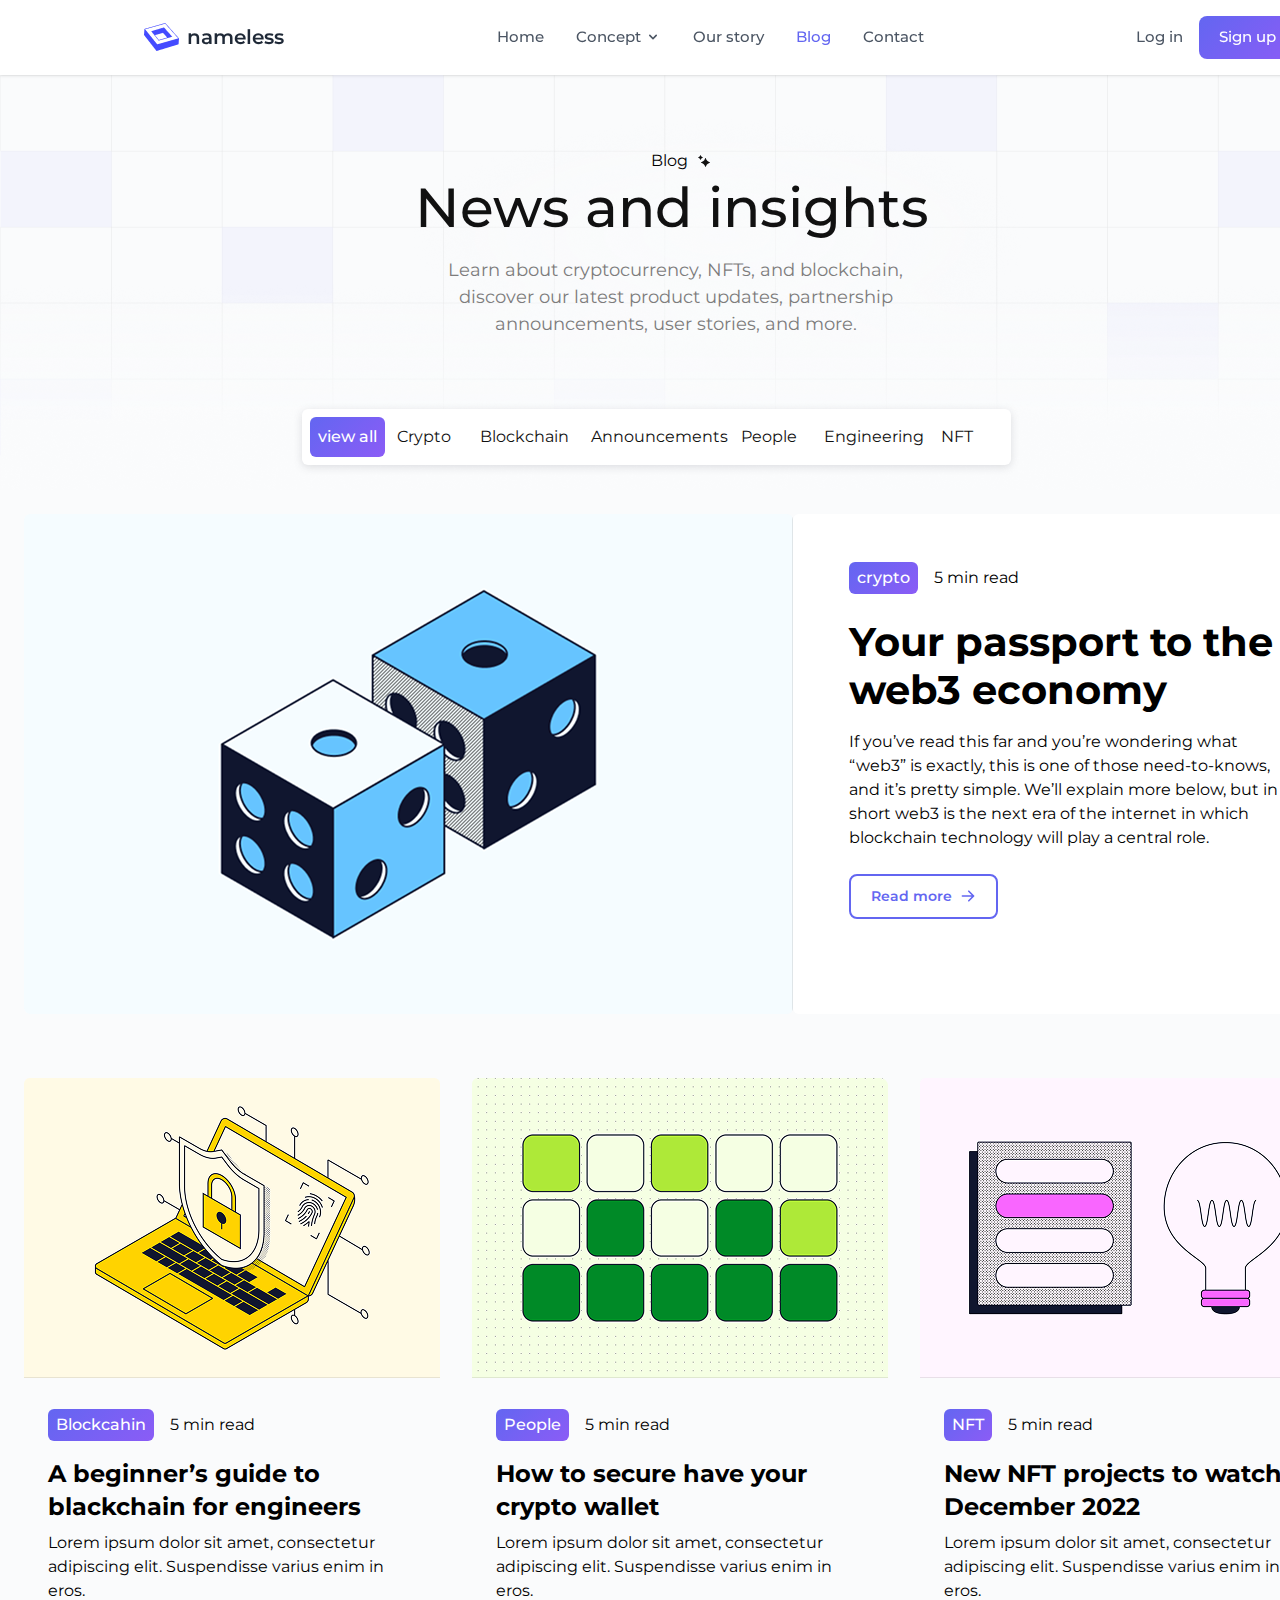
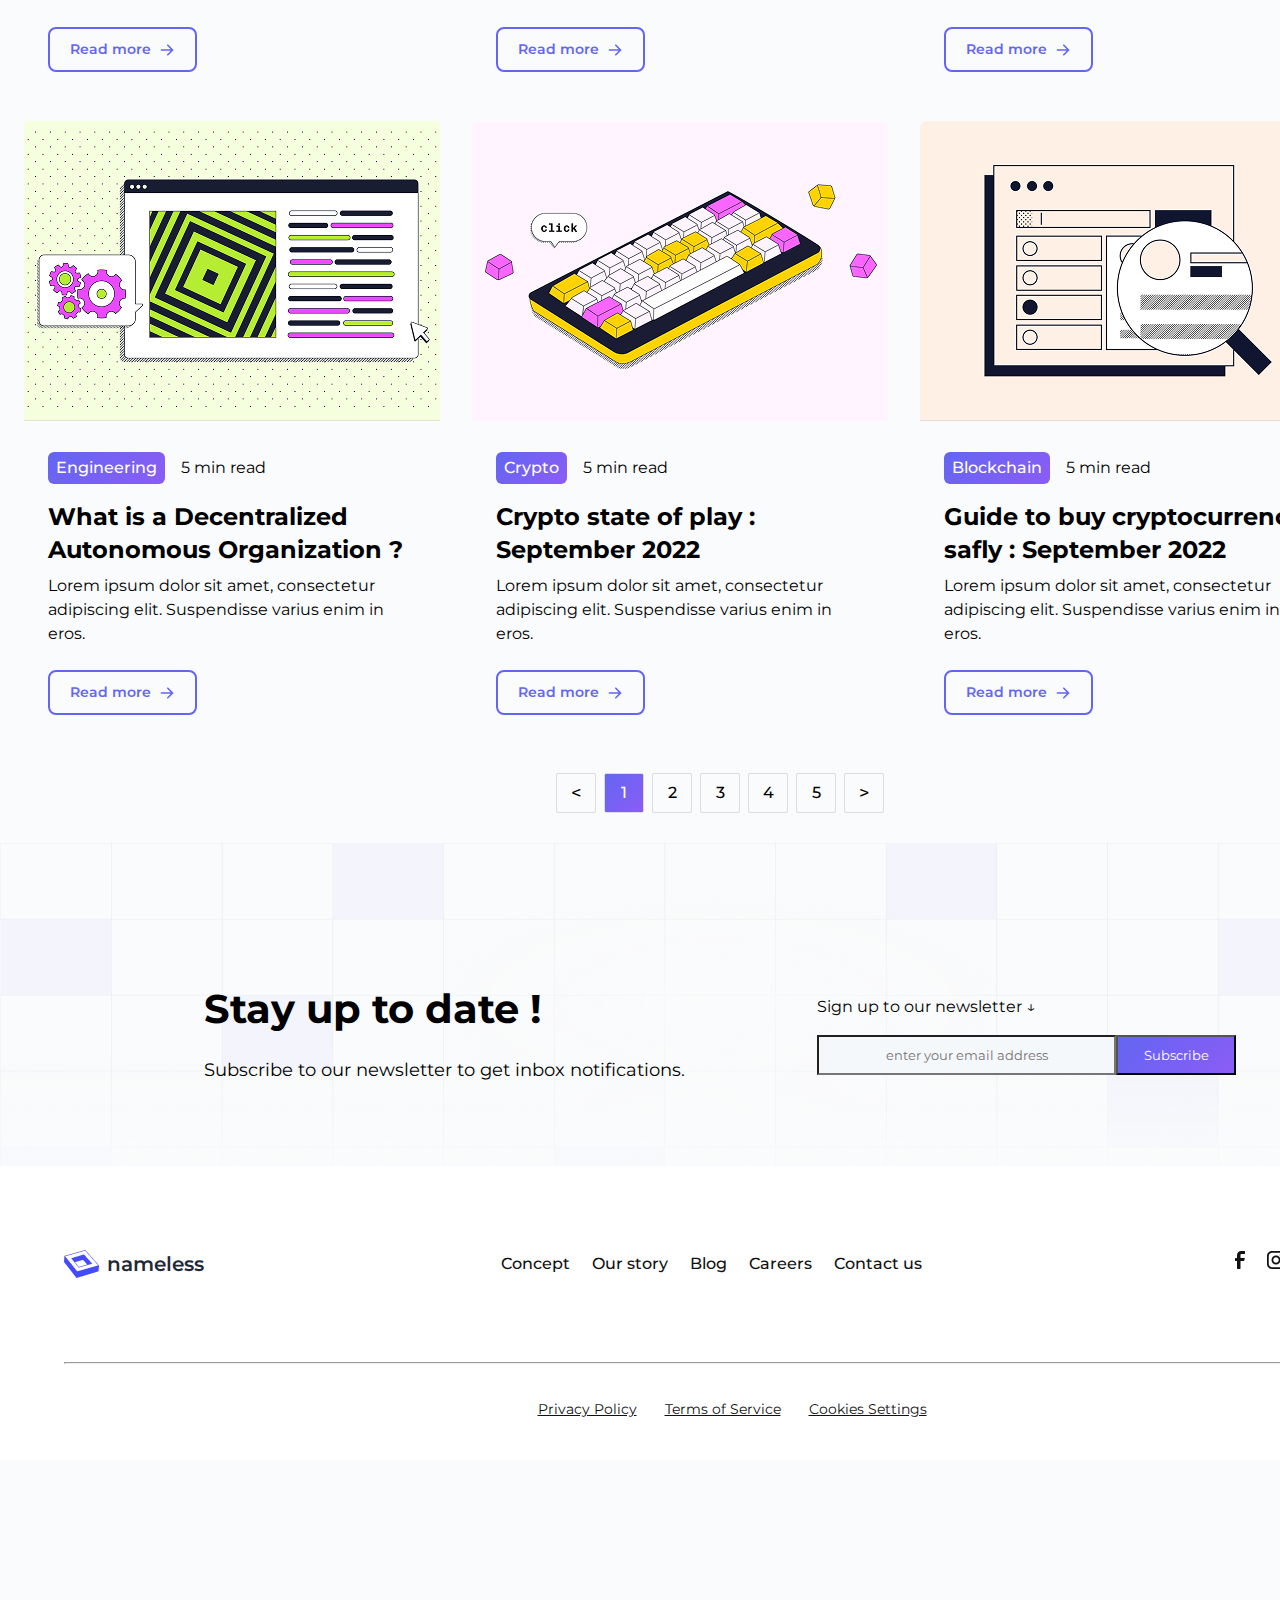
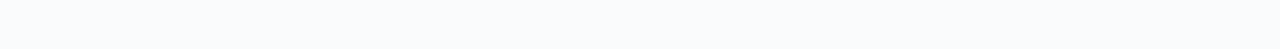
<file: index.html>
<!DOCTYPE html>
<html lang="en">

<head>
    <meta charset="UTF-8">
    <meta name="viewport" content="width=device-width, initial-scale=1.0">
    <title>Blog Home Page - Cryptocurrency</title>
    <link rel="stylesheet" href="style.css">
    <link rel="preconnect" href="https://fonts.googleapis.com">
    <link rel="preconnect" href="https://fonts.gstatic.com" crossorigin>
    <link
        href="https://fonts.googleapis.com/css2?family=DM+Sans:ital,opsz,wght@0,9..40,100..1000;1,9..40,100..1000&family=EB+Garamond:ital,wght@0,400..800;1,400..800&family=Montserrat:ital,wght@0,100..900;1,100..900&family=Poppins:ital,wght@0,100;0,200;0,300;0,400;0,500;0,600;0,700;0,800;0,900;1,100;1,200;1,300;1,400;1,500;1,600;1,700;1,800;1,900&family=Work+Sans:ital,wght@0,100..900;1,100..900&display=swap"
        rel="stylesheet">

    <link rel="stylesheet"
        href="https://fonts.googleapis.com/css2?family=Material+Symbols+Outlined:opsz,wght,FILL,GRAD@20..48,100..700,0..1,-50..200&icon_names=arrow_forward_ios" />

    <link rel="stylesheet" href="https://sets.hugeicons.com/YOUR-SET-ID.css" crossorigin="anonymous">
</head>

<body>
    <div class="BlogHomePage-Cryptocurrency">

        <!--   navbar    -->

        <nav class="navbar">
            <div class="nav-container">

                <a href="#" class="logo">
                    <img src="img/Group 1.png">
                    <span class="logo-text">nameless</span>
                </a>

                <ul class="nav-menu" id="navMenu">
                    <li class="nav-item">
                        <a href="#" class="nav-link">Home</a>
                    </li>
                    <li class="nav-item">
                        <a href="#" class="nav-link">
                            Concept
                            <svg class="dropdown-icon" fill="currentColor" viewBox="0 0 20 20">
                                <path fill-rule="evenodd"
                                    d="M5.293 7.293a1 1 0 011.414 0L10 10.586l3.293-3.293a1 1 0 111.414 1.414l-4 4a1 1 0 01-1.414 0l-4-4a1 1 0 010-1.414z"
                                    clip-rule="evenodd"></path>
                            </svg>
                        </a>
                    </li>
                    <li class="nav-item">
                        <a href="#" class="nav-link">Our story</a>
                    </li>
                    <li class="nav-item">
                        <a href="#" class="nav-link active">Blog</a>
                    </li>
                    <li class="nav-item">
                        <a href="#" class="nav-link">Contact</a>
                    </li>
                </ul>

                <div class="nav-actions">
                    <a href="#" class="login-btn">Log in</a>
                    <a href="#" class="signup-btn">Sign up</a>
                </div>
            </div>
        </nav>


        <!-- Hero-Section  -->

        <div class="Hero-Section">
            <div class="hero-Container">

                <div class="hero-content">

                    <div class="subheading">
                        <p>Blog</p>
                        <img src="img/Frame 84.png">
                    </div>

                    <div class="subtext">
                        <h1>News and insights</h1>
                        <p>Learn about cryptocurrency, NFTs, and blockchain, discover our latest product updates,
                            partnership announcements, user stories, and more.
                        </p>
                    </div>
                </div>

                <div class="Tabs-Filter">
                    <div class="Categories">
                        <a href="#" class="view-all">view all</a>
                        <a href="#" class="Crypto">Crypto</a>
                        <a href="#" class="Blockchain">Blockchain</a>
                        <a href="#" class="Announcements">Announcements</a>
                        <a href="#" class="People">People</a>
                        <a href="#" class="Engineering">Engineering</a>
                        <a href="#" class="NFT">NFT</a>
                    </div>
                </div>
            </div>

            <div class="Content">

                <div class="Featured-Blog-Card">
                    <img src="img/Image.png" style="border-radius: 6px;">

                    <div class="card-container">
                        <div class="card-Content">

                            <div class="Info">
                                <a href="#" class="crypto-but">crypto</a>
                                <p>5 min read</p>
                            </div>

                            <div class="Title">
                                <h1>Your passport to the web3 economy</h1>
                                <p>If you’ve read this far and you’re wondering what “web3” is exactly, this is one of
                                    those
                                    need-to-knows, and it’s pretty simple. We’ll explain more below, but in short web3
                                    is
                                    the next era of the internet in which blockchain technology will play a central
                                    role.
                                </p>
                            </div>
                            <a href="#" class="read-more-btn">
                                Read more
                                <svg fill="currentColor" viewBox="0 0 20 20">
                                    <path fill-rule="evenodd"
                                        d="M10.293 3.293a1 1 0 011.414 0l6 6a1 1 0 010 1.414l-6 6a1 1 0 01-1.414-1.414L14.586 11H3a1 1 0 110-2h11.586l-4.293-4.293a1 1 0 010-1.414z"
                                        clip-rule="evenodd"></path>
                                </svg>
                            </a>

                        </div>
                    </div>
                </div>

                <div class="Blog-Grid-Section">
                    <div class="grid-Content">

                        <div class="Row-1">

                            <div class="Card">
                                <img src="img/card1.png">
                                <div class="blockcahin-Content">
                                    <div class="Content">

                                        <div class="card-Info">
                                            <a href="#" class="Blockcahin-but">Blockcahin</a>
                                            <p>5 min read</p>
                                        </div>

                                        <div class="card-Title">
                                            <h1>A beginner’s guide to blackchain for engineers</h1>
                                            <p>Lorem ipsum dolor sit amet, consectetur adipiscing elit. Suspendisse
                                                varius
                                                enim in eros.</p>
                                        </div>
                                        <a href="#" class="read-more-btn">
                                            Read more
                                            <svg fill="currentColor" viewBox="0 0 20 20">
                                                <path fill-rule="evenodd"
                                                    d="M10.293 3.293a1 1 0 011.414 0l6 6a1 1 0 010 1.414l-6 6a1 1 0 01-1.414-1.414L14.586 11H3a1 1 0 110-2h11.586l-4.293-4.293a1 1 0 010-1.414z"
                                                    clip-rule="evenodd"></path>
                                            </svg>
                                        </a>
                                    </div>
                                </div>
                            </div>

                            <div class="Card">
                                <img src="/img/card2.png">
                                <div class="blockcahin-Content">
                                    <div class="Content">

                                        <div class="card-Info">
                                            <a href="#" class="People-but">People</a>
                                            <p>5 min read</p>
                                        </div>

                                        <div class="card-Title">
                                            <h1>How to secure have your crypto wallet</h1>
                                            <p>Lorem ipsum dolor sit amet, consectetur adipiscing elit. Suspendisse
                                                varius
                                                enim in eros.</p>
                                        </div>
                                        <a href="#" class="read-more-btn">
                                            Read more
                                            <svg fill="currentColor" viewBox="0 0 20 20">
                                                <path fill-rule="evenodd"
                                                    d="M10.293 3.293a1 1 0 011.414 0l6 6a1 1 0 010 1.414l-6 6a1 1 0 01-1.414-1.414L14.586 11H3a1 1 0 110-2h11.586l-4.293-4.293a1 1 0 010-1.414z"
                                                    clip-rule="evenodd"></path>
                                            </svg>
                                        </a>
                                    </div>
                                </div>
                            </div>


                            <div class="Card">
                                <img src="/img/card3.png">
                                <div class="blockcahin-Content">
                                    <div class="Content">

                                        <div class="card-Info">
                                            <a href="#" class="NFT-but">NFT</a>
                                            <p>5 min read</p>
                                        </div>

                                        <div class="card-Title">
                                            <h1>New NFT projects to watch : December 2022</h1>
                                            <p>Lorem ipsum dolor sit amet, consectetur adipiscing elit. Suspendisse
                                                varius
                                                enim in eros.</p>
                                        </div>
                                        <a href="#" class="read-more-btn">
                                            Read more
                                            <svg fill="currentColor" viewBox="0 0 20 20">
                                                <path fill-rule="evenodd"
                                                    d="M10.293 3.293a1 1 0 011.414 0l6 6a1 1 0 010 1.414l-6 6a1 1 0 01-1.414-1.414L14.586 11H3a1 1 0 110-2h11.586l-4.293-4.293a1 1 0 010-1.414z"
                                                    clip-rule="evenodd"></path>
                                            </svg>
                                        </a>

                                    </div>
                                </div>
                            </div>
                        </div>

                        <div class="Row-2">

                            <div class="Card">
                                <img src="img/card4.png">
                                <div class="blockcahin-Content">
                                    <div class="Content">

                                        <div class="card-Info">
                                            <a href="#" class="Engineering-but">Engineering</a>
                                            <p>5 min read</p>
                                        </div>

                                        <div class="card-Title">
                                            <h1>What is a Decentralized Autonomous Organization ?</h1>
                                            <p>Lorem ipsum dolor sit amet, consectetur adipiscing elit. Suspendisse
                                                varius
                                                enim in eros.</p>
                                        </div>
                                        <a href="#" class="read-more-btn">
                                            Read more
                                            <svg fill="currentColor" viewBox="0 0 20 20">
                                                <path fill-rule="evenodd"
                                                    d="M10.293 3.293a1 1 0 011.414 0l6 6a1 1 0 010 1.414l-6 6a1 1 0 01-1.414-1.414L14.586 11H3a1 1 0 110-2h11.586l-4.293-4.293a1 1 0 010-1.414z"
                                                    clip-rule="evenodd"></path>
                                            </svg>
                                        </a>

                                    </div>
                                </div>
                            </div>

                            <div class="Card">
                                <img src="/img/card5.png">
                                <div class="blockcahin-Content">
                                    <div class="Content">

                                        <div class="card-Info">
                                            <a href="#" class="Crypto-but">Crypto</a>
                                            <p>5 min read</p>
                                        </div>

                                        <div class="card-Title">
                                            <h1>Crypto state of play : September 2022</h1>
                                            <p>Lorem ipsum dolor sit amet, consectetur adipiscing elit. Suspendisse
                                                varius
                                                enim in eros.</p>
                                        </div>
                                        <a href="#" class="read-more-btn">
                                            Read more
                                            <svg fill="currentColor" viewBox="0 0 20 20">
                                                <path fill-rule="evenodd"
                                                    d="M10.293 3.293a1 1 0 011.414 0l6 6a1 1 0 010 1.414l-6 6a1 1 0 01-1.414-1.414L14.586 11H3a1 1 0 110-2h11.586l-4.293-4.293a1 1 0 010-1.414z"
                                                    clip-rule="evenodd"></path>
                                            </svg>
                                        </a>
                                    </div>
                                </div>
                            </div>


                            <div class="Card">
                                <img src="/img/card6.png">
                                <div class="blockcahin-Content">
                                    <div class="Content">

                                        <div class="card-Info">
                                            <a href="#" class="Blockchain-but">Blockchain</a>
                                            <p>5 min read</p>
                                        </div>

                                        <div class="card-Title">
                                            <h1>Guide to buy cryptocurrency safly : September 2022</h1>
                                            <p>Lorem ipsum dolor sit amet, consectetur adipiscing elit. Suspendisse
                                                varius
                                                enim in eros.</p>
                                        </div>
                                        <a href="#" class="read-more-btn">
                                            Read more
                                            <svg fill="currentColor" viewBox="0 0 20 20">
                                                <path fill-rule="evenodd"
                                                    d="M10.293 3.293a1 1 0 011.414 0l6 6a1 1 0 010 1.414l-6 6a1 1 0 01-1.414-1.414L14.586 11H3a1 1 0 110-2h11.586l-4.293-4.293a1 1 0 010-1.414z"
                                                    clip-rule="evenodd"></path>
                                            </svg>
                                        </a>
                                    </div>
                                </div>
                            </div>
                        </div>
                    </div>
                </div>
            </div>
        </div>

        <!-- Pagination -->

        <div class="Pagination">
            <div class="arrow-left"></div>
            <div class="number-1">1</div>
            <div class="number">2</div>
            <div class="number">3</div>
            <div class="number">4</div>
            <div class="number">5</div>
            <div class="arrow-right"></div>

        </div>

        <!-- Newslette-section -->
        <div class="Newslette-section">
            <div class="newslette-contain">
                <div class="newslette-container">
                    <div class="newslette-Content">
                        <h1>Stay up to date !</h1>
                        <p>Subscribe to our newsletter to get inbox notifications.</p>
                    </div>
                    <div class="Actions">
                        <p>Sign up to our newsletter ↓</p>
                        <div class="from">
                            <input type="text" placeholder="enter your email address" class="from-input">
                            <button class="from-btn">Subscribe</button>
                        </div>
                    </div>
                </div>
            </div>
        </div>


        <div class="footer-section">
            <div class="footer-content">
                <a href="#" class="logo">
                    <img src="img/Group 1.png">
                    <span class="logo-text">nameless</span>
                </a>
                <div class="footer-links">
                    <a href="#">Concept</a>
                    <a href="#">Our story</a>
                    <a href="#">Blog</a>
                    <a href="#">Careers</a>
                    <a href="#">Contact us</a>
                </div>

                <div class="footer-social-links">
                    <img src="/img/Facebook.svg" alt="">
                    <img src="/img/Instagram.svg" alt="">
                    <img src="/img/Twitter.svg" alt="">
                    <img src="/img/LinkedIn.svg" alt="">
                </div>
            </div>
            <div class="Credits">
                <hr class="line">
                <div class="row">
                    <a href="#">Privacy Policy</a>
                    <a href="#">Terms of Service</a>
                    <a href="#">Cookies Settings</a>
                </div>
            </div>
        </div>


    </div>
    </div>



</body>

</html>
</file>
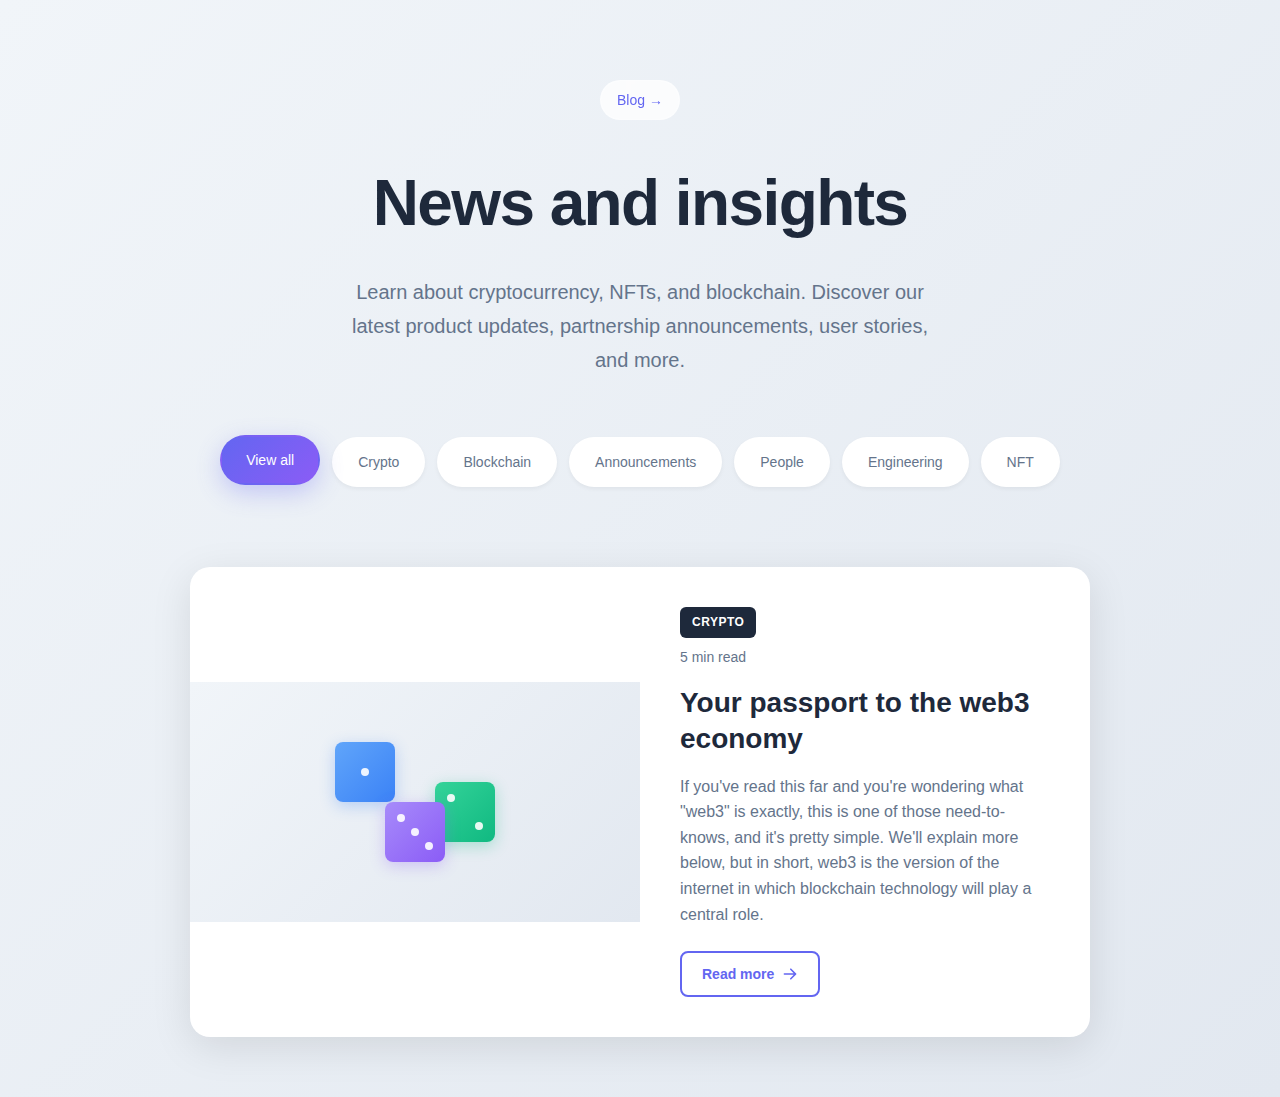
<file: index2.html>
<!DOCTYPE html>
<html lang="en">
<head>
    <meta charset="UTF-8">
    <meta name="viewport" content="width=device-width, initial-scale=1.0">
    <title>Nameless - News and Insights</title>
    <style>
        * {
            margin: 0;
            padding: 0;
            box-sizing: border-box;
        }

        body {
            font-family: -apple-system, BlinkMacSystemFont, 'Segoe UI', Roboto, Oxygen, Ubuntu, Cantarell, sans-serif;
            background-color: #f8fafc;
            line-height: 1.6;
        }

        .hero-section {
            background: linear-gradient(135deg, #f1f5f9 0%, #e2e8f0 100%);
            padding: 80px 0 60px;
            min-height: 70vh;
            display: flex;
            align-items: center;
        }

        .container {
            max-width: 1200px;
            margin: 0 auto;
            padding: 0 24px;
        }

        .hero-content {
            text-align: center;
            margin-bottom: 60px;
        }

        .hero-breadcrumb {
            display: inline-flex;
            align-items: center;
            background: rgba(255, 255, 255, 0.8);
            padding: 8px 16px;
            border-radius: 20px;
            font-size: 14px;
            color: #6366f1;
            font-weight: 500;
            margin-bottom: 32px;
            backdrop-filter: blur(10px);
            border: 1px solid rgba(255, 255, 255, 0.2);
        }

        .hero-title {
            font-size: clamp(2.5rem, 5vw, 4rem);
            font-weight: 700;
            color: #1e293b;
            margin-bottom: 20px;
            letter-spacing: -0.025em;
        }

        .hero-subtitle {
            font-size: clamp(1.1rem, 2vw, 1.25rem);
            color: #64748b;
            max-width: 600px;
            margin: 0 auto 40px;
            line-height: 1.7;
        }

        .category-tabs {
            display: flex;
            justify-content: center;
            flex-wrap: wrap;
            gap: 12px;
            margin-bottom: 80px;
        }

        .tab-item {
            background: #ffffff;
            color: #64748b;
            padding: 12px 24px;
            border-radius: 25px;
            text-decoration: none;
            font-weight: 500;
            font-size: 14px;
            transition: all 0.3s ease;
            border: 2px solid transparent;
            box-shadow: 0 2px 4px rgba(0, 0, 0, 0.05);
        }

        .tab-item:hover {
            transform: translateY(-2px);
            box-shadow: 0 8px 25px rgba(0, 0, 0, 0.1);
            color: #6366f1;
        }

        .tab-item.active {
            background: linear-gradient(135deg, #6366f1, #8b5cf6);
            color: white;
            transform: translateY(-2px);
            box-shadow: 0 8px 25px rgba(99, 102, 241, 0.3);
        }

        .featured-card {
            background: #ffffff;
            border-radius: 20px;
            overflow: hidden;
            box-shadow: 0 10px 40px rgba(0, 0, 0, 0.1);
            display: flex;
            align-items: center;
            max-width: 900px;
            margin: 0 auto;
            transition: all 0.3s ease;
        }

        .featured-card:hover {
            transform: translateY(-5px);
            box-shadow: 0 20px 60px rgba(0, 0, 0, 0.15);
        }

        .card-image {
            flex: 1;
            padding: 40px;
            display: flex;
            justify-content: center;
            align-items: center;
            background: linear-gradient(135deg, #f1f5f9 0%, #e2e8f0 100%);
        }

        .crypto-illustration {
            width: 200px;
            height: 160px;
            position: relative;
        }

        .dice-container {
            position: relative;
            width: 100%;
            height: 100%;
            perspective: 1000px;
        }

        .dice {
            position: absolute;
            width: 60px;
            height: 60px;
            background: linear-gradient(135deg, #60a5fa, #3b82f6);
            border-radius: 8px;
            box-shadow: 0 4px 15px rgba(59, 130, 246, 0.3);
            transform-style: preserve-3d;
            animation: float 3s ease-in-out infinite;
        }

        .dice:nth-child(1) {
            top: 20px;
            left: 20px;
            animation-delay: -1s;
        }

        .dice:nth-child(2) {
            top: 60px;
            right: 20px;
            background: linear-gradient(135deg, #34d399, #10b981);
            box-shadow: 0 4px 15px rgba(16, 185, 129, 0.3);
            animation-delay: -2s;
        }

        .dice:nth-child(3) {
            bottom: 20px;
            left: 50%;
            transform: translateX(-50%);
            background: linear-gradient(135deg, #a78bfa, #8b5cf6);
            box-shadow: 0 4px 15px rgba(139, 92, 246, 0.3);
            animation-delay: -0.5s;
        }

        .dice-dot {
            position: absolute;
            width: 8px;
            height: 8px;
            background: rgba(255, 255, 255, 0.9);
            border-radius: 50%;
        }

        .dice-dot.center {
            top: 50%;
            left: 50%;
            transform: translate(-50%, -50%);
        }

        .dice-dot.top-left {
            top: 12px;
            left: 12px;
        }

        .dice-dot.bottom-right {
            bottom: 12px;
            right: 12px;
        }

        @keyframes float {
            0%, 100% { transform: translateY(0px) rotateX(0deg) rotateY(0deg); }
            25% { transform: translateY(-10px) rotateX(5deg) rotateY(5deg); }
            50% { transform: translateY(-5px) rotateX(-5deg) rotateY(10deg); }
            75% { transform: translateY(-15px) rotateX(10deg) rotateY(-5deg); }
        }

        .card-content {
            flex: 1;
            padding: 40px;
        }

        .card-tag {
            display: inline-block;
            background: #1e293b;
            color: white;
            padding: 6px 12px;
            border-radius: 6px;
            font-size: 12px;
            font-weight: 600;
            text-transform: uppercase;
            letter-spacing: 0.5px;
            margin-bottom: 8px;
        }

        .card-meta {
            color: #64748b;
            font-size: 14px;
            margin-bottom: 16px;
        }

        .card-title {
            font-size: 1.75rem;
            font-weight: 700;
            color: #1e293b;
            margin-bottom: 16px;
            line-height: 1.3;
        }

        .card-description {
            color: #64748b;
            font-size: 1rem;
            line-height: 1.6;
            margin-bottom: 24px;
        }

        .read-more-btn {
            display: inline-flex;
            align-items: center;
            gap: 8px;
            color: #6366f1;
            text-decoration: none;
            font-weight: 600;
            font-size: 14px;
            padding: 10px 20px;
            border: 2px solid #6366f1;
            border-radius: 8px;
            transition: all 0.3s ease;
        }

        .read-more-btn:hover {
            background: #6366f1;
            color: white;
            transform: translateX(4px);
        }

        .read-more-btn svg {
            width: 16px;
            height: 16px;
            transition: transform 0.3s ease;
        }

        .read-more-btn:hover svg {
            transform: translateX(4px);
        }

        /* Responsive Design */
        @media (max-width: 768px) {
            .hero-section {
                padding: 60px 0 40px;
            }

            .category-tabs {
                justify-content: flex-start;
                overflow-x: auto;
                padding-bottom: 10px;
                scrollbar-width: none;
                -ms-overflow-style: none;
            }

            .category-tabs::-webkit-scrollbar {
                display: none;
            }

            .tab-item {
                flex-shrink: 0;
                padding: 10px 20px;
                font-size: 13px;
            }

            .featured-card {
                flex-direction: column;
                margin: 0 20px;
            }

            .card-image {
                padding: 30px 20px 20px;
            }

            .crypto-illustration {
                width: 150px;
                height: 120px;
            }

            .dice {
                width: 45px;
                height: 45px;
            }

            .card-content {
                padding: 20px 30px 30px;
            }

            .card-title {
                font-size: 1.5rem;
            }
        }

        @media (max-width: 480px) {
            .container {
                padding: 0 16px;
            }

            .hero-content {
                margin-bottom: 40px;
            }

            .card-content {
                padding: 20px;
            }

            .featured-card {
                margin: 0 16px;
            }
        }
    </style>
</head>
<body>
    <section class="hero-section">
        <div class="container">
            <div class="hero-content">
                <div class="hero-breadcrumb">
                    Blog →
                </div>
                <h1 class="hero-title">News and insights</h1>
                <p class="hero-subtitle">
                    Learn about cryptocurrency, NFTs, and blockchain.
                    Discover our latest product updates, partnership
                    announcements, user stories, and more.
                </p>
            </div>

            <div class="category-tabs">
                <a href="#" class="tab-item active">View all</a>
                <a href="#" class="tab-item">Crypto</a>
                <a href="#" class="tab-item">Blockchain</a>
                <a href="#" class="tab-item">Announcements</a>
                <a href="#" class="tab-item">People</a>
                <a href="#" class="tab-item">Engineering</a>
                <a href="#" class="tab-item">NFT</a>
            </div>

            <article class="featured-card">
                <div class="card-image">
                    <div class="crypto-illustration">
                        <div class="dice-container">
                            <div class="dice">
                                <div class="dice-dot center"></div>
                            </div>
                            <div class="dice">
                                <div class="dice-dot top-left"></div>
                                <div class="dice-dot bottom-right"></div>
                            </div>
                            <div class="dice">
                                <div class="dice-dot top-left"></div>
                                <div class="dice-dot center"></div>
                                <div class="dice-dot bottom-right"></div>
                            </div>
                        </div>
                    </div>
                </div>
                <div class="card-content">
                    <span class="card-tag">Crypto</span>
                    <div class="card-meta">5 min read</div>
                    <h2 class="card-title">Your passport to the web3 economy</h2>
                    <p class="card-description">
                        If you've read this far and you're wondering what "web3" is
                        exactly, this is one of those need-to-knows, and it's
                        pretty simple. We'll explain more below, but in short, web3
                        is the version of the internet in which blockchain
                        technology will play a central role.
                    </p>
                    <a href="#" class="read-more-btn">
                        Read more
                        <svg fill="currentColor" viewBox="0 0 20 20">
                            <path fill-rule="evenodd" d="M10.293 3.293a1 1 0 011.414 0l6 6a1 1 0 010 1.414l-6 6a1 1 0 01-1.414-1.414L14.586 11H3a1 1 0 110-2h11.586l-4.293-4.293a1 1 0 010-1.414z" clip-rule="evenodd"></path>
                        </svg>
                    </a>
                </div>
            </article>
        </div>
    </section>
</body>
</html>
</file>
<file: style.css>
* {
            margin: 0;
            padding: 0;
            font-family: "Montserrat", sans-serif;
            line-height: 150%;
            box-sizing: border-box;
        }

        .BlogHomePage-Cryptocurrency {
            height: 3249px;
            width: 1440px;
            background-color: #FAFBFC;
        }

        /* navbar */

        .navbar {
            background-color: #ffffff;
            padding: 16px 0;
            box-shadow: 0 1px 3px 0 rgba(0, 0, 0, 0.1);
            position: sticky;
            top: 0;
            z-index: 1000;
        }

        /* nav-container */
        .nav-container {
            max-width: 1200px;
            margin: 0 auto;
            padding: 0 24px;
            display: flex;
            justify-content: space-between;
            align-items: center;
        }

        .logo {
            display: flex;
            align-items: center;
            text-decoration: none;
            color: #1f2937;
        }

        .img {
            width: 32px;
            height: 32px;
            border-radius: 8px;
            margin-right: 12px;
            display: flex;
            align-items: center;
            justify-content: center;
            color: white;
            font-weight: bold;
            font-size: 18px;
        }

        .logo-text {
            font-size: 20px;
            font-weight: 600;
            color: #1f2937;
            margin-left: 8px;
        }

        .nav-menu {
            display: flex;
            list-style: none;
            align-items: center;
            gap: 32px;
        }

        .nav-item {
            position: relative;
        }

        .nav-link {
            text-decoration: none;
            color: #4b5563;
            font-weight: 500;
            font-size: 15px;
            transition: color 0.2s ease;
            display: flex;
            align-items: center;
            gap: 4px;
        }

        .nav-link:hover {
            color: #6366f1;
        }

        .nav-link.active {
            color: #6366f1;
        }

        .dropdown-icon {
            width: 16px;
            height: 16px;
            transition: transform 0.2s ease;
        }

        .nav-actions {
            display: flex;
            align-items: center;
            gap: 16px;
        }

        .login-btn {
            color: #4b5563;
            text-decoration: none;
            font-weight: 500;
            font-size: 15px;
            transition: color 0.2s ease;
        }

        .login-btn:hover {
            color: #6366f1;
        }

        .signup-btn {
            background: linear-gradient(135deg, #6366f1, #8b5cf6);
            color: white;
            padding: 10px 20px;
            border-radius: 8px;
            text-decoration: none;
            font-weight: 500;
            font-size: 15px;
            transition: all 0.2s ease;
            border: none;
            cursor: pointer;
        }

        .signup-btn:hover {
            transform: translateY(-1px);
            box-shadow: 0 4px 12px rgba(99, 102, 241, 0.3);
        }

        /* Hamburger Menu */
        .hamburger {
            display: none;
            flex-direction: column;
            cursor: pointer;
            gap: 4px;
        }

        .hamburger span {
            width: 25px;
            height: 3px;
            background-color: #1f2937;
            border-radius: 2px;
            transition: all 0.3s ease;
        }

        .hamburger.active span:nth-child(1) {
            transform: rotate(45deg) translate(8px, 8px);
        }

        .hamburger.active span:nth-child(2) {
            opacity: 0;
        }

        .hamburger.active span:nth-child(3) {
            transform: rotate(-45deg) translate(7px, -7px);
        }

        /* Hero-Section   */

        .Hero-Section {
            width: 1440px;
            height: 2168px;
            margin-bottom: 80px;
        }

        /* hero-Container */

        .hero-Container {
            height: 415px;
            padding-top: 72px;
            background-image: url(/img/Backgroug\ image.png);
        }

        /* hero-content */

        .hero-content {
            width: 521px;
            height: 214px;
            margin-left: 415px;
        }

        .subheading {
            height: 28px;
            width: 72px;
            display: flex;
            margin-left: 224px;
        }

        .subheading p {
            font-size: 16px;
            font-weight: normal;
            height: 24px;
            width: 42px;
            margin: 2px 4px 2px 12px;
        }

        .subheading img {
            height: 16px;
            margin: 6px 8px 6px 4px;
        }

        .subtext {
            height: 174px;
        }

        .subtext h1 {
            font-size: 55px;
            font-weight: 500;
            line-height: 120%;
            color: #111111;
        }

        .subtext p {
            font-size: 18px;
            align-items: center;
            margin: 16px 4px 0px 4px;
            color: #7d7c7c;
            text-align: center;
        }

        /* Tabs-Filter */
        .Tabs-Filter {
            height: 56px;
            margin-top: 48px;
        }

        .Categories {
            width: 709px;
            display: flex;
            align-items: center;
            background-color: #FFFFFF;
            padding: 8px;
            margin-left: 301.5px;
            border-radius: 6px;
            box-shadow: 0 2px 8px rgba(100, 100, 111, 0.2);
        }

        .view-all {
            background: linear-gradient(135deg, #6366f1, #8b5cf6);
            color: white;
            padding: 8px;
            border-radius: 6px;
            text-decoration: none;
            font-weight: 500;
            font-size: 16px;
            transition: all 0.2s ease;
            border: none;
            cursor: pointer;
            margin-right: 12px;
        }

        .view-all:hover {
            transform: translateY(-1px);
            box-shadow: 0 4px 12px rgba(99, 102, 241, 0.3);
        }

        .Crypto {
            width: 83px;
            font-size: 16px;
            justify-items: center;
            color: #111111;
            text-decoration: none;
        }

        .Blockchain {
            width: 111px;
            font-size: 16px;
            justify-items: center;
            color: #111111;
            text-decoration: none;
        }

        .Announcements {
            width: 150px;
            font-size: 16px;
            justify-items: center;
            color: #111111;
            text-decoration: none;
        }

        .People {
            width: 83px;
            font-size: 16px;
            justify-items: center;
            color: #111111;
            text-decoration: none;
        }

        .Engineering {
            width: 117px;
            font-size: 16px;
            justify-items: center;
            color: #111111;
            text-decoration: none;
        }

        .NFT {
            width: 61px;
            font-size: 16px;
            justify-items: center;
            color: #111111;
            text-decoration: none;
        }

        /* Content */

        .Content {
            height: 1786px;
            width: 1312px;
            margin-top: 64px;
        }

        /* Featured-Blog-Card */

        .Featured-Blog-Card {
            height: 500px;
            display: flex;
        }

        .Featured-Blog-Card img {
            width: 769px;
        }

        .card-container {
            width: 543px;
            padding: 48px 56px 79px 56px;
            border-radius: 6px;
            background-color: #FFFFFF
        }

        .card-Content {
            width: 431px;
            height: 300px;
        }

        .Info {
            width: 190px;
            align-items: center;
            display: flex;
            margin-bottom: 24px;
        }

        .crypto-but {
            background: linear-gradient(135deg, #6366f1, #8b5cf6);
            color: white;
            padding: 8px;
            border-radius: 6px;
            text-decoration: none;
            font-weight: 500;
            font-size: 16px;
            transition: all 0.2s ease;
            border: none;
            cursor: pointer;
            text-align: center;
            padding: 4px 8px 4px 8px;
            margin-right: 16px;
        }

        .crypto-but:hover {
            transform: translateY(-1px);
            box-shadow: 0 4px 12px rgba(99, 102, 241, 0.3);
        }

        .Info p {
            font-size: 16px;
            font-weight: normal;
        }

        .Title {
            height: 232px;
        }

        .Title h1 {
            font-size: 40px;
            font-weight: bold;
            line-height: 120%;
            margin-bottom: 16px;
        }

        .Title p {
            font-size: 16px;
        }

        .read-more-btn {
            margin-top: 79px;
            display: inline-flex;
            align-items: center;
            gap: 8px;
            color: #6366f1;
            text-decoration: none;
            font-weight: 600;
            font-size: 14px;
            padding: 10px 20px;
            border: 2px solid #6366f1;
            border-radius: 8px;
            transition: all 0.3s ease;
        }

        .read-more-btn:hover {
            background: #6366f1;
            color: white;
            transform: translateX(4px);
        }

        .read-more-btn svg {
            width: 16px;
            height: 16px;
            transition: transform 0.3s ease;
        }

        .read-more-btn:hover svg {
            transform: translateX(4px);
        }


        .Row-1 {
            height: 579px;
            margin-top: 64px;
            display: flex;
            gap: 32px;
        }

        .Card {
            width: 416px;
            height: 578px;

        }

        .Card img {
            height: 300px;
        }

        .blockcahin-Content {
            width: 416px;
            height: 300px;

        }


        .Content {
            width: 368px;
            height: 177px;
            margin: 24px;
        }

        .card-Info {
            width: 300px;
            align-items: center;
            display: flex;
            margin-bottom: 16px;
        }

        .Blockcahin-but {
            background: linear-gradient(135deg, #6366f1, #8b5cf6);
            color: white;
            padding: 8px;
            border-radius: 6px;
            text-decoration: none;
            font-weight: 500;
            font-size: 16px;
            transition: all 0.2s ease;
            border: none;
            cursor: pointer;
            text-align: center;
            padding: 4px 8px 4px 8px;
            margin-right: 16px;
        }

        .Blockcahin:hover {
            transform: translateY(-1px);
            box-shadow: 0 4px 12px rgba(99, 102, 241, 0.3);
        }

        .card-Info p {
            font-size: 16px;
            font-weight: normal;
            width: 90px;
        }

        .card-Title h1 {
            font-size: 24px;
            line-height: 139%;
            margin-bottom: 8px;
        }

        .card-Title p {
            font-size: 16px;
        }

        .read-more-btn {
            display: inline-flex;
            align-items: center;
            gap: 8px;
            color: #6366f1;
            text-decoration: none;
            font-weight: 600;
            font-size: 14px;
            padding: 10px 20px;
            border: 2px solid #6366f1;
            border-radius: 8px;
            transition: all 0.3s ease;
            margin-top: 24px;
        }

        .read-more-btn:hover {
            background: #6366f1;
            color: white;
            transform: translateX(4px);
        }

        .read-more-btn svg {
            width: 16px;
            height: 16px;
            transition: transform 0.3s ease;
        }

        .read-more-btn:hover svg {
            transform: translateX(4px);
        }

        .People-but {
            background: linear-gradient(135deg, #6366f1, #8b5cf6);
            color: white;
            padding: 8px;
            border-radius: 6px;
            text-decoration: none;
            font-weight: 500;
            font-size: 16px;
            transition: all 0.2s ease;
            border: none;
            cursor: pointer;
            text-align: center;
            padding: 4px 8px 4px 8px;
            margin-right: 16px;
        }

        .People:hover {
            transform: translateY(-1px);
            box-shadow: 0 4px 12px rgba(99, 102, 241, 0.3);
        }

        .NFT-but {
            background: linear-gradient(135deg, #6366f1, #8b5cf6);
            color: white;
            padding: 8px;
            border-radius: 6px;
            text-decoration: none;
            font-weight: 500;
            font-size: 16px;
            transition: all 0.2s ease;
            border: none;
            cursor: pointer;
            text-align: center;
            padding: 4px 8px 4px 8px;
            margin-right: 16px;
        }

        .NFT-but:hover {
            transform: translateY(-1px);
            box-shadow: 0 4px 12px rgba(99, 102, 241, 0.3);
        }


        .material-symbols-outlined {
            height: 16px;
        }

        .Row-2 {
            height: 579px;
            margin-top: 64px;
            display: flex;
            gap: 32px;
        }

        .Engineering-but {
            background: linear-gradient(135deg, #6366f1, #8b5cf6);
            color: white;
            padding: 8px;
            border-radius: 6px;
            text-decoration: none;
            font-weight: 500;
            font-size: 16px;
            transition: all 0.2s ease;
            border: none;
            cursor: pointer;
            text-align: center;
            padding: 4px 8px 4px 8px;
            margin-right: 16px;
        }

        .Engineering-but:hover {
            transform: translateY(-1px);
            box-shadow: 0 4px 12px rgba(99, 102, 241, 0.3);
        }


        .Crypto-but {
            background: linear-gradient(135deg, #6366f1, #8b5cf6);
            color: white;
            padding: 8px;
            border-radius: 6px;
            text-decoration: none;
            font-weight: 500;
            font-size: 16px;
            transition: all 0.2s ease;
            border: none;
            cursor: pointer;
            text-align: center;
            padding: 4px 8px 4px 8px;
            margin-right: 16px;
        }

        .Crypto-but:hover {
            transform: translateY(-1px);
            box-shadow: 0 4px 12px rgba(99, 102, 241, 0.3);
        }



        .Blockchain-but {
            background: linear-gradient(135deg, #6366f1, #8b5cf6);
            color: white;
            padding: 8px;
            border-radius: 6px;
            text-decoration: none;
            font-weight: 500;
            font-size: 16px;
            transition: all 0.2s ease;
            border: none;
            cursor: pointer;
            text-align: center;
            padding: 4px 8px 4px 8px;
            margin-right: 16px;
        }

        .Blockchain-but:hover {
            transform: translateY(-1px);
            box-shadow: 0 4px 12px rgba(99, 102, 241, 0.3);
        }

        .Pagination {
            width: 376px;
            height: 40px;
            display: flex;
            align-items: center;
            justify-content: center;
            gap: 8px;
            margin-top: 600px;
            margin: 80px auto;
        }

        .Pagination div {
            width: 40px;
            height: 40px;
            display: flex;
            align-items: center;
            justify-content: center;
            border: 1px solid #DCDCDC;
            border-radius: 2px;
            cursor: pointer;
            font-size: 16px;
            font-weight: 500;
            margin-top: 200px;
            margin-bottom: 100px;
        }

        /* Active number */


        .number-1 {
            background: linear-gradient(135deg, #6366f1, #8b5cf6);
            color: white;
            border: none;
        }

        /* Arrows */
        .arrow-left::before {
            content: "<";
            font-size: 18px;
            color: black;
        }

        .arrow-right::before {
            content: ">";
            font-size: 18px;
            color: black;
        }

        /* Hover effect */
        .Pagination div:hover:not(.number-1) {
            background-color: #f0f0f0;
        }


        /* Newslette-section */


        .Newslette-section {
            width: 1440px;
            height: 323px;
            background-image: url(/img/Backgroug\ image.png);
            padding: 32px 64px 32px 64px;
        }

        .newslette-contain {
            width: 1312px;
            height: 259px;
            padding: 80px;
        }

        .newslette-container {
            display: flex;
            width: 1152px;
            height: 99px;
            padding: 80px;
            align-items: center;
            justify-content: center;
        }

        .newslette-Content {
            width: 533px;
            height: 99px;
            margin-right: 80px;

        }

        .newslette-Content h1 {
            font-size: 40px;
            line-height: 120%;
            margin-bottom: 24px;
        }

        .newslette-Content p {
            font-size: 18px;
            line-height: 150%;
            width: 533px;
        }

        .Actions {
            width: 539px;
            height: 80px;
        }

        .Actions p {
            font-size: 16px;
            line-height: 150%;
            margin-bottom: 16px;
        }

        .from {
            display: flex;
        }

        .from-input {
            width: 299px;
            height: 40px;
            background-color: #F5F8FB;
            text-align: center;
        }

        .from-btn {
            width: 120px;
            height: 40px;
            background: linear-gradient(135deg, #6366f1, #8b5cf6);
            padding: 8px 24px;
            color: #FFFFFF;
        }

        .footer-section {
            width: 1440px;
            height: 294px;
            padding: 80px 64px;
            background-color: #FFFFFF;
        }

        .footer-content {
            width: 1312px;
            height: 36px;
            margin-bottom: 80px;
            display: flex;
            align-items: center;

        }

        .footer-links {
            margin-left: 296.5px;
            margin-right: 288px;
        }

        .footer-links a {
            margin-right: 18px;
            font-size: 16px;
            color: #111111;
            text-decoration: none;
            font-weight: 500;
        }

        .footer-social-links img {
            margin-right: 8px;
        }

        .Credits {
            width: 1312px;
            height: 54px;
            text-align: center;
        }

        .row {
            margin-top: 33px;
        }

        .row a {
            margin-left: 24px;
            font-size: 14px;
            color: #111111;
        }

        /* ==================== RESPONSIVE STYLES ==================== */

        /* Tablet styles (768px - 1024px) */
        @media (max-width: 1024px) {
            .BlogHomePage-Cryptocurrency {
                width: 100%;
                height: auto;
            }

            .Hero-Section {
                width: 100%;
                height: auto;
            }

            .hero-Container {
                height: auto;
                padding: 40px 20px;
            }

            .hero-content {
                width: 90%;
                height: auto;
                margin: 0 auto;
            }

            .subheading {
                margin-left: auto;
                margin-right: auto;
            }

            .subtext h1 {
                font-size: 42px;
            }

            .subtext p {
                font-size: 16px;
            }

            .Categories {
                width: 90%;
                margin-left: auto;
                margin-right: auto;
                flex-wrap: wrap;
                justify-content: center;
            }

            .Content {
                width: 90%;
                height: auto;
                margin: 40px auto;
            }

            .Featured-Blog-Card {
                flex-direction: column;
                height: auto;
            }

            .Featured-Blog-Card img {
                width: 100%;
            }

            .card-container {
                width: 100%;
                padding: 30px;
            }

            .card-Content {
                width: 100%;
                height: auto;
            }

            .Row-1,
            .Row-2 {
                flex-direction: column;
                height: auto;
                gap: 30px;
            }

            .Card {
                width: 100%;
                height: auto;
            }

            .Card img {
                width: 100%;
                height: auto;
            }

            .blockcahin-Content {
                width: 100%;
                height: auto;
            }

            .Newslette-section {
                width: 100%;
                height: auto;
                padding: 40px 20px;
            }

            .newslette-contain {
                width: 100%;
                height: auto;
                padding: 40px 20px;
            }

            .newslette-container {
                width: 100%;
                height: auto;
                padding: 0;
                flex-direction: column;
            }

            .newslette-Content {
                width: 100%;
                height: auto;
                margin-right: 0;
                margin-bottom: 30px;
                text-align: center;
            }

            .newslette-Content p {
                width: 100%;
            }

            .Actions {
                width: 100%;
                height: auto;
            }

            .footer-section {
                width: 100%;
                height: auto;
                padding: 40px 20px;
            }

            .footer-content {
                width: 100%;
                height: auto;
                flex-direction: column;
                gap: 30px;
                text-align: center;
            }

            .footer-links {
                margin: 20px 0;
                display: flex;
                flex-wrap: wrap;
                justify-content: center;
                gap: 15px;
            }

            .footer-social-links {
                margin-top: 20px;
            }

            .Credits {
                width: 100%;
                height: auto;
            }
        }

        /* Mobile styles (max-width: 768px) */
        @media (max-width: 768px) {
            .nav-container {
                padding: 0 16px;
            }

            .nav-menu {
                display: none;
                position: fixed;
                top: 70px;
                left: 0;
                right: 0;
                background: white;
                flex-direction: column;
                padding: 20px;
                box-shadow: 0 4px 6px -1px rgba(0, 0, 0, 0.1);
                gap: 20px;
                max-height: calc(100vh - 70px);
                overflow-y: auto;
            }

            .nav-menu.active {
                display: flex;
            }

            .hamburger {
                display: flex;
            }

            .nav-actions {
                gap: 12px;
            }

            .signup-btn {
                padding: 8px 16px;
                font-size: 14px;
            }

            .hero-Container {
                padding: 30px 15px;
            }

            .hero-content {
                width: 100%;
            }

            .subtext h1 {
                font-size: 32px;
                text-align: center;
            }

            .subtext p {
                font-size: 14px;
                margin: 12px 0;
            }

            .Tabs-Filter {
                height: auto;
                margin-top: 30px;
            }

            .Categories {
                width: 95%;
                padding: 8px;
                gap: 8px;
            }

            .view-all,
            .Crypto,
            .Blockchain,
            .Announcements,
            .People,
            .Engineering,
            .NFT {
                font-size: 14px;
                width: auto;
                padding: 6px 10px;
            }

            .Content {
                width: 95%;
                margin: 30px auto;
            }

            .Featured-Blog-Card {
                margin-bottom: 30px;
            }

            .card-container {
                padding: 20px;
            }

            .Title h1 {
                font-size: 28px;
            }

            .Title p {
                font-size: 14px;
            }

            .read-more-btn {
                margin-top: 20px;
                padding: 8px 16px;
                font-size: 13px;
            }

            .Row-1,
            .Row-2 {
                margin-top: 30px;
                gap: 20px;
            }

            .blockcahin-Content .Content {
                width: 100%;
                padding: 20px;
                margin: 0;
            }

            .card-Title h1 {
                font-size: 20px;
            }

            .card-Title p {
                font-size: 14px;
            }

            .Pagination {
                width: 95%;
                margin: 40px auto;
                flex-wrap: wrap;
            }

            .Pagination div {
                width: 35px;
                height: 35px;
                font-size: 14px;
                margin-top: 0;
            }

            .newslette-contain {
                padding: 20px;
            }

            .newslette-Content h1 {
                font-size: 28px;
                text-align: center;
            }

            .newslette-Content p {
                font-size: 16px;
                text-align: center;
            }

            .Actions {
                text-align: center;
            }

            .from {
                flex-direction: column;
                gap: 10px;
            }

            .from-input {
                width: 100%;
            }

            .from-btn {
                width: 100%;
            }

            .footer-section {
                padding: 30px 15px;
            }

            .footer-content {
                gap: 20px;
            }

            .logo-text {
                font-size: 18px;
            }

            .footer-links {
                flex-direction: column;
                gap: 10px;
                margin: 15px 0;
            }

            .footer-links a {
                margin-right: 0;
                font-size: 14px;
            }

            .footer-social-links img {
                width: 24px;
                height: 24px;
            }

            .row {
                display: flex;
                flex-direction: column;
                gap: 10px;
                margin-top: 20px;
            }

            .row a {
                margin-left: 0;
                font-size: 12px;
            }
        }

        /* Small mobile styles (max-width: 480px) */
        @media (max-width: 480px) {
            .subtext h1 {
                font-size: 26px;
            }

            .subtext p {
                font-size: 13px;
            }

            .Categories {
                flex-direction: column;
                width: 90%;
                align-items: stretch;
            }

            .Categories a {
                text-align: center;
                padding: 10px;
            }

            .Title h1 {
                font-size: 24px;
            }

            .card-Title h1 {
                font-size: 18px;
            }

            .newslette-Content h1 {
                font-size: 24px;
            }

            .newslette-Content p {
                font-size: 14px;
            }

            .Info {
                flex-direction: column;
                width: 100%;
                align-items: flex-start;
                gap: 8px;
            }

            .card-Info {
                flex-direction: column;
                width: 100%;
                align-items: flex-start;
                gap: 8px;
            }

            .crypto-but,
            .Blockcahin-but,
            .People-but,
            .NFT-but,
            .Engineering-but,
            .Crypto-but,
            .Blockchain-but {
                margin-right: 0;
            }
        }

        /* Extra large screens */
        @media (min-width: 1441px) {
            .BlogHomePage-Cryptocurrency {
                width: 100%;
                max-width: 1920px;
                margin: 0 auto;
            }

            .Hero-Section,
            .Newslette-section,
            .footer-section {
                width: 100%;
            }

            .hero-Container,
            .newslette-contain,
            .footer-content {
                max-width: 1440px;
                margin: 0 auto;
            }
        }
</file>
